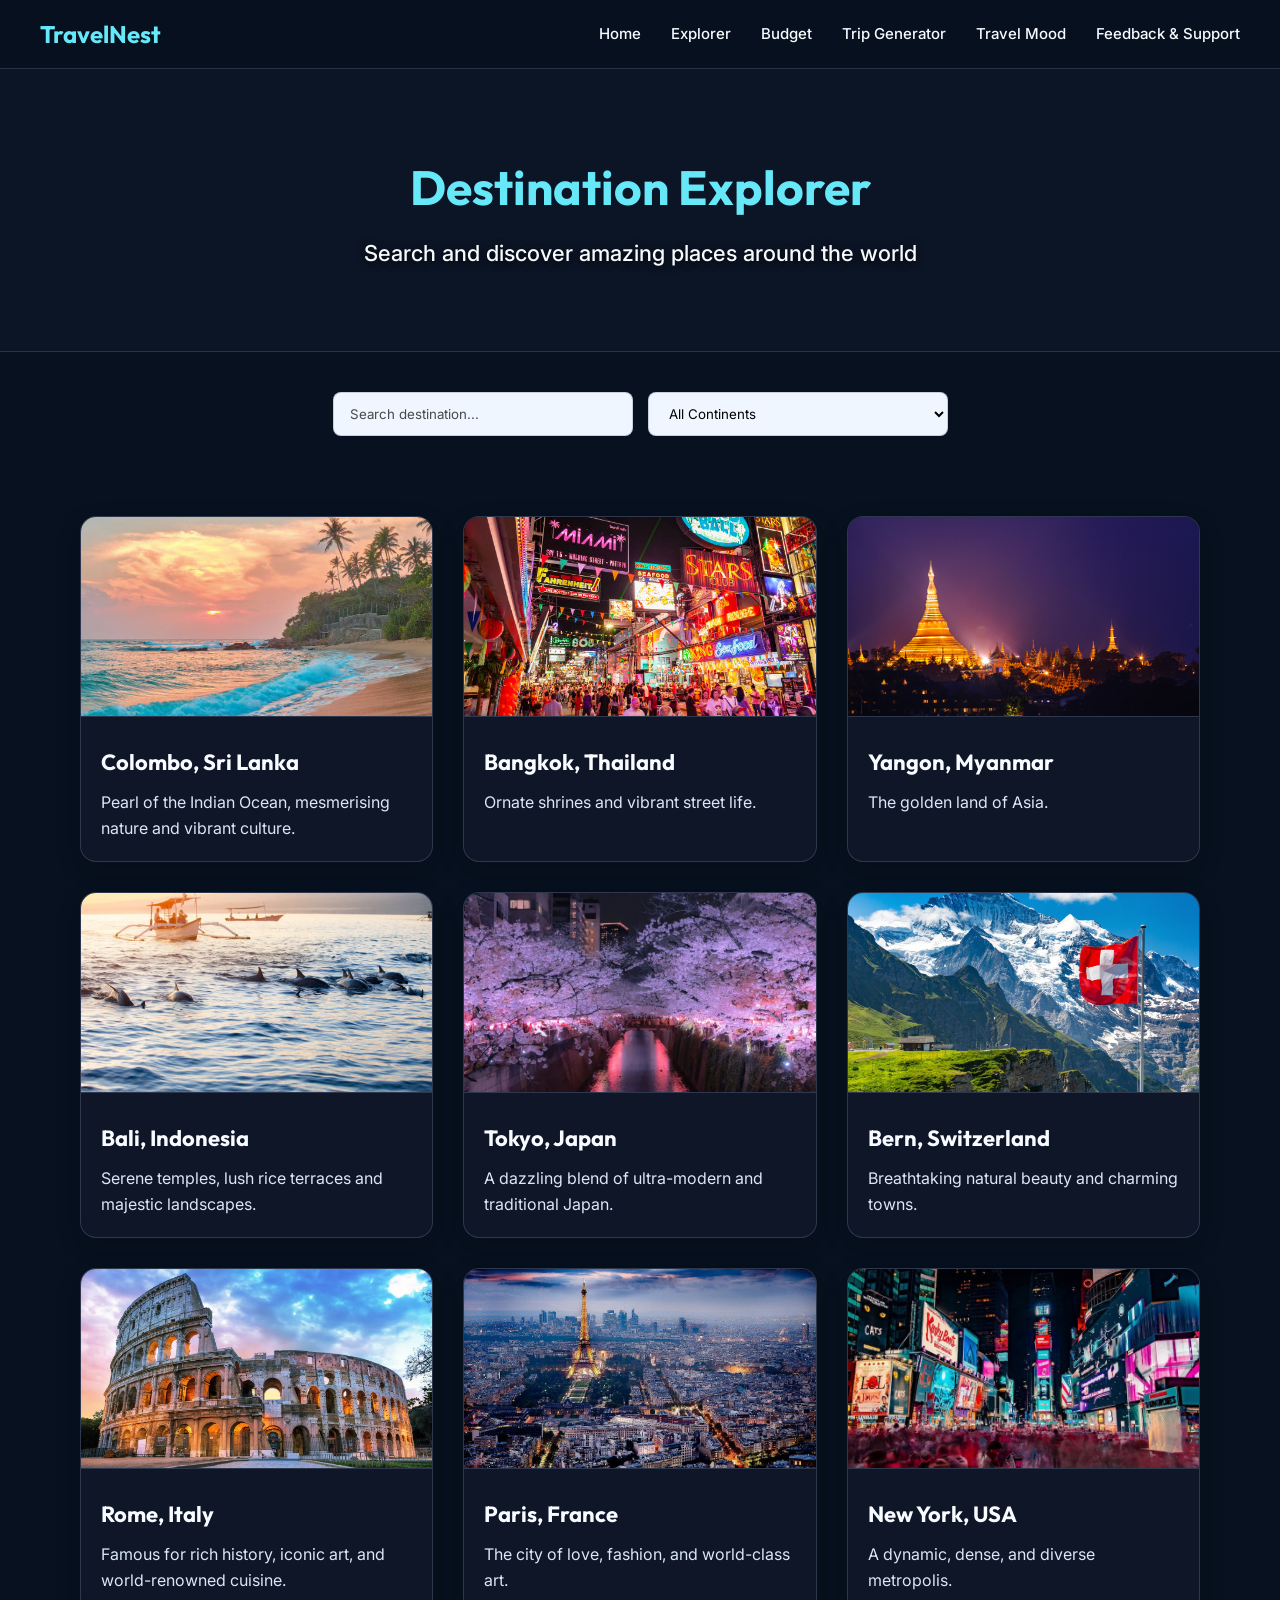
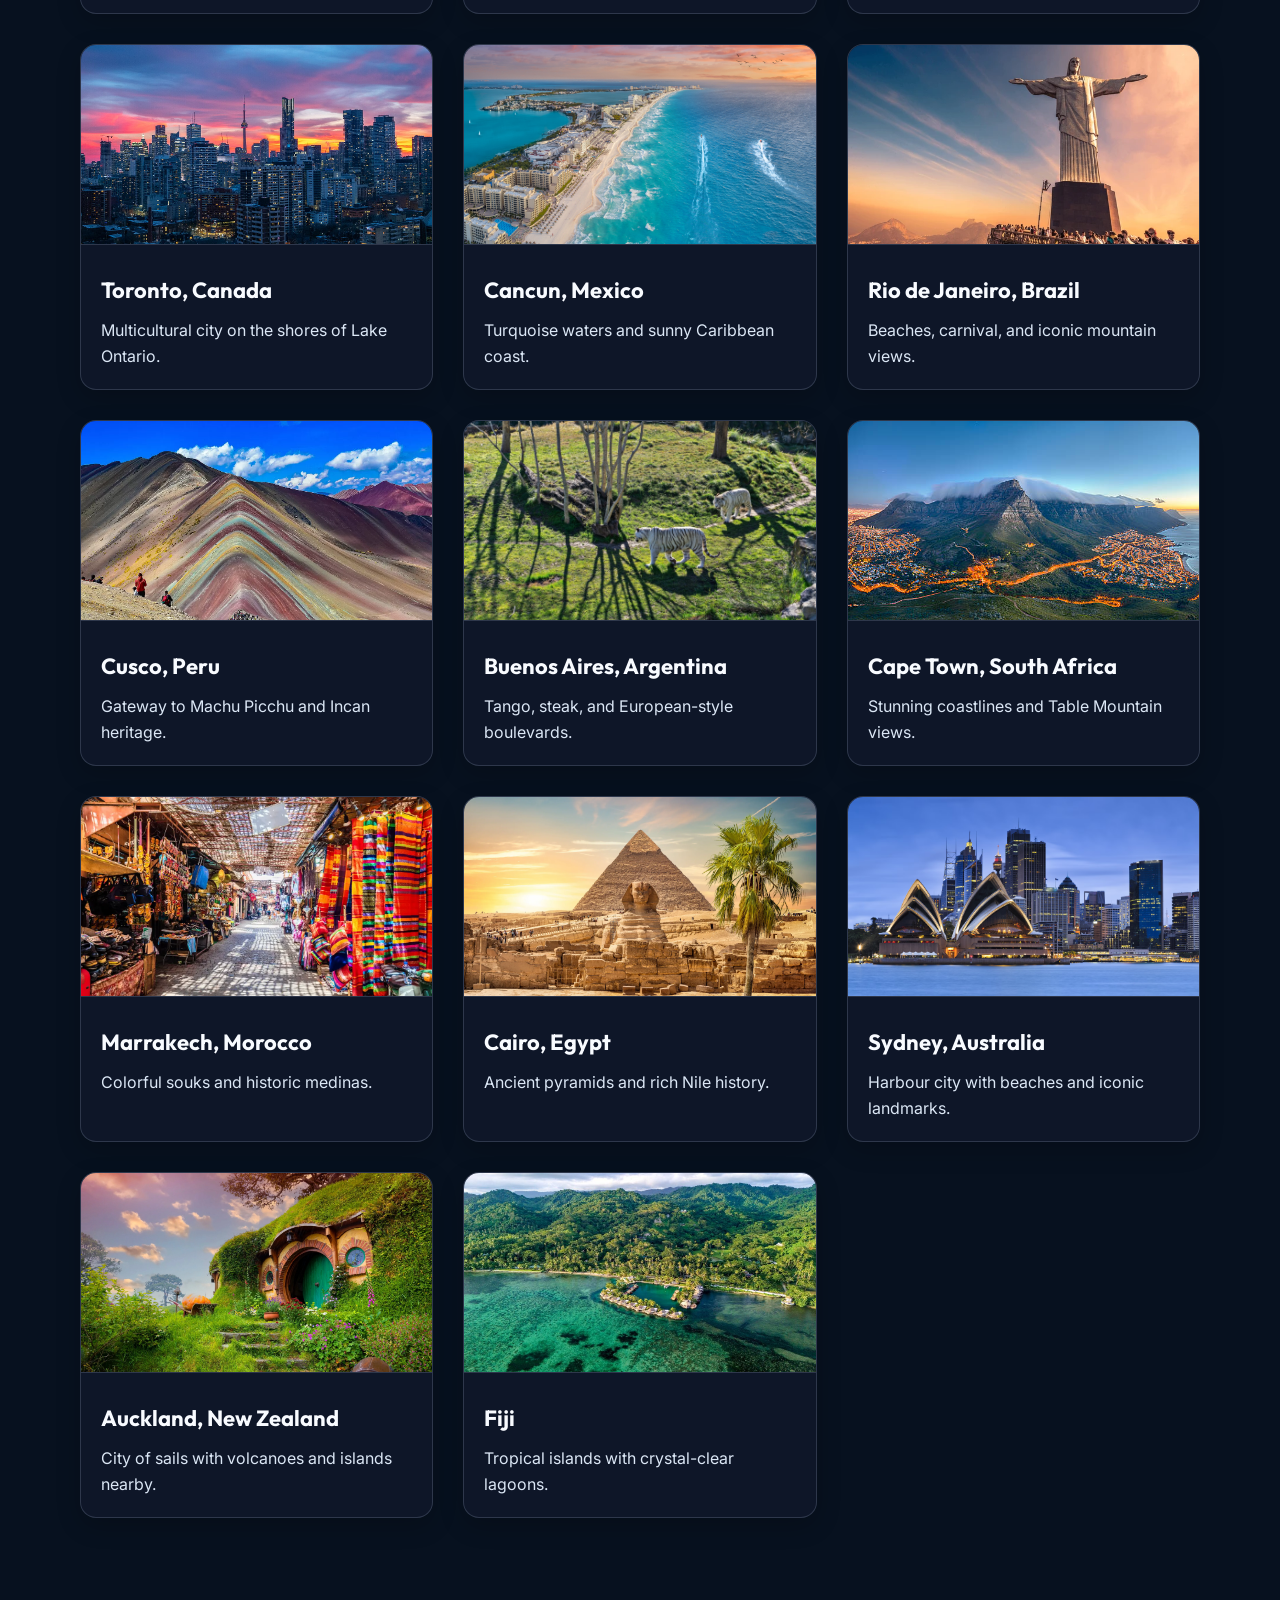
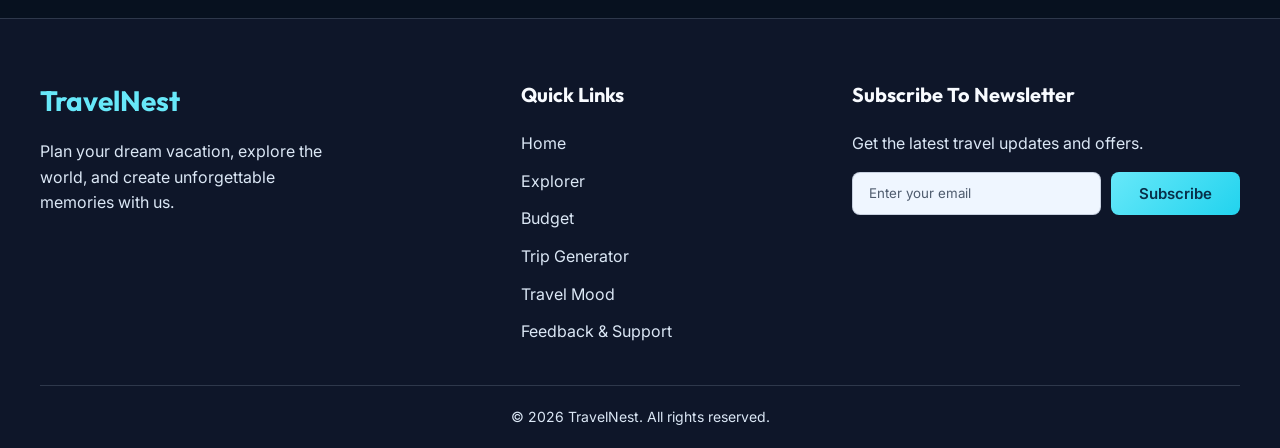
<file: explore.html>
<!DOCTYPE html>
<html lang="en">

<head>
    <meta charset="UTF-8">
    <meta name="viewport" content="width=device-width, initial-scale=1.0">
    <title>TravelNest - Explorer</title>

    <link rel="stylesheet" href="css/global.css">
    <link rel="stylesheet" href="css/explore.css">
</head>

<body>


    <nav>
        <h2>TravelNest</h2>
        <button class="hamburger" id="hamburgerBtn" aria-label="Toggle navigation" onclick="toggleMobileNav()">
            <span></span>
            <span></span>
            <span></span>
        </button>
        <ul id="navMenu">
            <li><a href="index.html">Home</a></li>
            <li><a href="explore.html">Explorer</a></li>
            <li><a href="TripBudget.html">Budget</a></li>
            <li><a href="TripGen.html">Trip Generator</a></li>
            <li><a href="TravelMood.html">Travel Mood</a></li>
            <li><a href="feedback&support.html">Feedback & Support</a></li>
        </ul>
    </nav>


    <section class="hero">
        <h1>Destination Explorer</h1>
        <p>Search and discover amazing places around the world</p>
    </section>


    <section class="controls">

        <input type="text" id="searchInput" placeholder="Search destination...">

        <select id="regionFilter">
            <option value="all">All Continents</option>
            <option value="Asia">Asia</option>
            <option value="Europe">Europe</option>
            <option value="North America">North America</option>
            <option value="South America">South America</option>
            <option value="Africa">Africa</option>
            <option value="Oceania">Oceania</option>
        </select>

    </section>


    <section class="grid" id="destinationGrid"></section>


    <div id="destinationModal" class="modal">
        <div class="modal-content">
            <span class="close-btn" onclick="closeModal()">&times;</span>
            <h2 id="modalTitle">Destination Name</h2>
            <p id="modalDesc">Destination description goes here.</p>

            <h3>Popular Attractions</h3>
            <ul id="modalAttractions">

            </ul>

            <h3>Travel Cost Comparison</h3>
            <table class="cost-table">
                <thead>
                    <tr>
                        <th>Category</th>
                        <th>Estimated Cost</th>
                    </tr>
                </thead>
                <tbody id="modalCosts">

                </tbody>
            </table>
        </div>
    </div>


    <footer>
        <div class="footer-container">
            <div class="footer-brand">
                <h2>TravelNest</h2>
                <p>Plan your dream vacation, explore the world, and create unforgettable memories with us.</p>
            </div>

            <div class="footer-nav">
                <h3>Quick Links</h3>
                <ul>
                    <li><a href="index.html">Home</a></li>
                    <li><a href="explore.html">Explorer</a></li>
                    <li><a href="TripBudget.html">Budget</a></li>
                    <li><a href="TripGen.html">Trip Generator</a></li>
                    <li><a href="TravelMood.html">Travel Mood</a></li>
                    <li><a href="feedback&support.html">Feedback & Support</a></li>
                </ul>
            </div>

            <div class="footer-newsletter">
                <h3>Subscribe To Newsletter</h3>
                <p>Get the latest travel updates and offers.</p>
                <form onsubmit="event.preventDefault(); subscribeNewsletter();">
                    <input type="email" id="footerEmail" placeholder="Enter your email" required>
                    <button type="submit">Subscribe</button>
                </form>
            </div>
        </div>

        <div class="footer-bottom">
            <p>© 2026 TravelNest. All rights reserved.</p>
        </div>
    </footer>


    <script src="js/global.js"></script>


    <script src="js/data.js"></script>

    <script src="js/explore.js"></script>

</body>

</html>
</file>
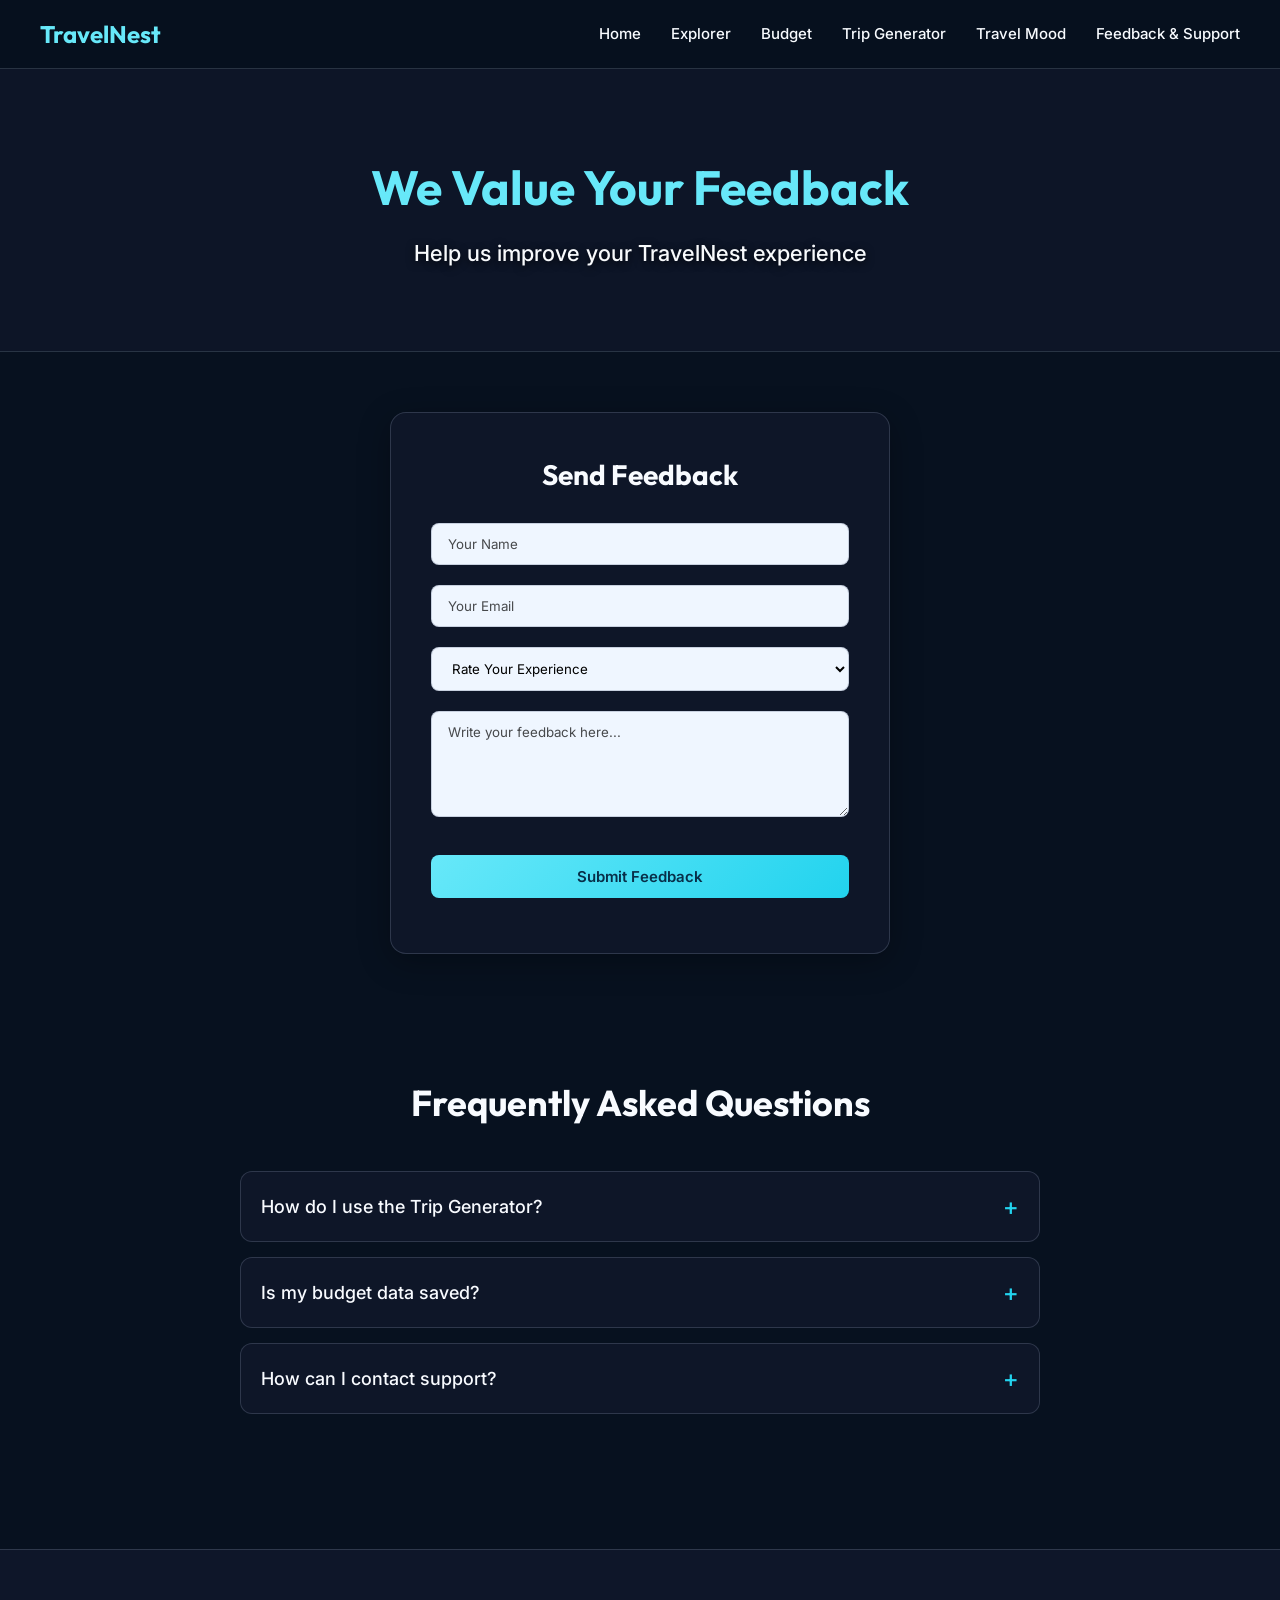
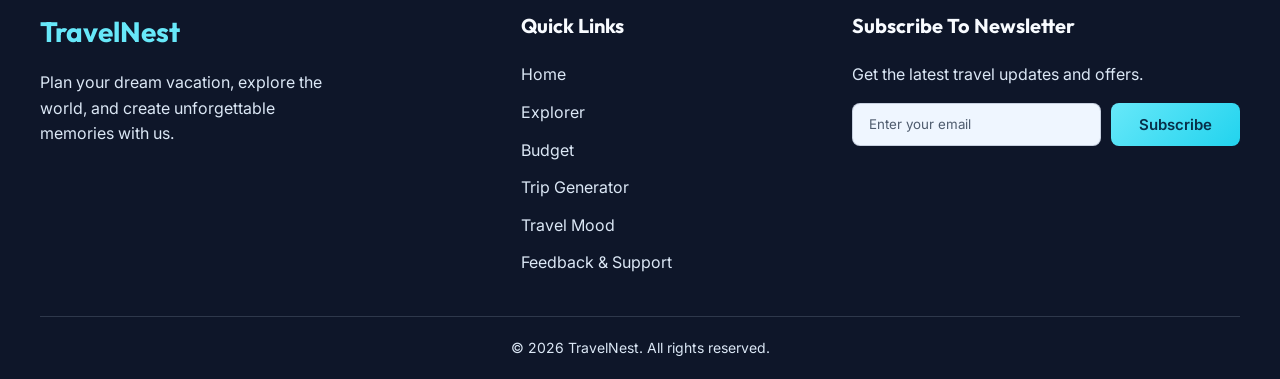
<file: feedback&support.html>
<!DOCTYPE html>
<html lang="en">

<head>
    <meta charset="UTF-8">
    <meta name="viewport" content="width=device-width, initial-scale=1.0">
    <title>TravelNest - Feedback</title>

    <link rel="stylesheet" href="css/global.css">
    <link rel="stylesheet" href="css/feedback&support.css">
</head>

<body>



    <nav>
        <h2>TravelNest</h2>
        <button class="hamburger" id="hamburgerBtn" aria-label="Toggle navigation" onclick="toggleMobileNav()">
            <span></span>
            <span></span>
            <span></span>
        </button>
        <ul id="navMenu">
            <li><a href="index.html">Home</a></li>
            <li><a href="explore.html">Explorer</a></li>
            <li><a href="TripBudget.html">Budget</a></li>
            <li><a href="TripGen.html">Trip Generator</a></li>
            <li><a href="TravelMood.html">Travel Mood</a></li>
            <li><a href="feedback&support.html">Feedback & Support</a></li>
        </ul>
    </nav>



    <section class="hero">

        <h1>We Value Your Feedback</h1>

        <p>
            Help us improve your TravelNest experience
        </p>

    </section>



    <section class="feedback-container">

        <div class="feedback-card">

            <h2>Send Feedback</h2>

            <input type="text" id="name" placeholder="Your Name">

            <input type="email" id="email" placeholder="Your Email">

            <select id="rating">
                <option value="">Rate Your Experience</option>
                <option value="5">⭐⭐⭐⭐⭐ Excellent</option>
                <option value="4">⭐⭐⭐⭐ Very Good</option>
                <option value="3">⭐⭐⭐ Good</option>
                <option value="2">⭐⭐ Fair</option>
                <option value="1">⭐ Poor</option>
            </select>

            <textarea id="message" placeholder="Write your feedback here..." rows="5"></textarea>

            <button onclick="submitFeedback()">
                Submit Feedback
            </button>

            <p id="successMessage"></p>

        </div>

    </section>


    <section class="faq">
        <h2>Frequently Asked Questions</h2>
        <div class="faq-container">
            <div class="faq-item">
                <button class="faq-question">How do I use the Trip Generator? <span class="icon">+</span></button>
                <div class="faq-answer">
                    <p>Simply navigate to the Trip Generator page, select your preferences, and let our algorithm
                        suggest the best destinations for you!</p>
                </div>
            </div>
            <div class="faq-item">
                <button class="faq-question">Is my budget data saved? <span class="icon">+</span></button>
                <div class="faq-answer">
                    <p>Yes, your budget entries are securely saved locally on your device so you can pick up right where
                        you left off.</p>
                </div>
            </div>
            <div class="faq-item">
                <button class="faq-question">How can I contact support? <span class="icon">+</span></button>
                <div class="faq-answer">
                    <p>You can use the feedback form above to send us any inquiries or feedback. We value your input!
                    </p>
                </div>
            </div>
        </div>
    </section>


    <footer>
        <div class="footer-container">
            <div class="footer-brand">
                <h2>TravelNest</h2>
                <p>Plan your dream vacation, explore the world, and create unforgettable memories with us.</p>
            </div>

            <div class="footer-nav">
                <h3>Quick Links</h3>
                <ul>
                    <li><a href="index.html">Home</a></li>
                    <li><a href="explore.html">Explorer</a></li>
                    <li><a href="TripBudget.html">Budget</a></li>
                    <li><a href="TripGen.html">Trip Generator</a></li>
                    <li><a href="TravelMood.html">Travel Mood</a></li>
                    <li><a href="feedback&support.html">Feedback & Support</a></li>
                </ul>
            </div>

            <div class="footer-newsletter">
                <h3>Subscribe To Newsletter</h3>
                <p>Get the latest travel updates and offers.</p>
                <form onsubmit="event.preventDefault(); subscribeNewsletter();">
                    <input type="email" id="footerEmail" placeholder="Enter your email" required>
                    <button type="submit">Subscribe</button>
                </form>
            </div>
        </div>

        <div class="footer-bottom">
            <p>© 2026 TravelNest. All rights reserved.</p>
        </div>
    </footer>


    <script src="js/global.js"></script>

    <script src="js/feedback&support.js"></script>

</body>

</html>
</file>
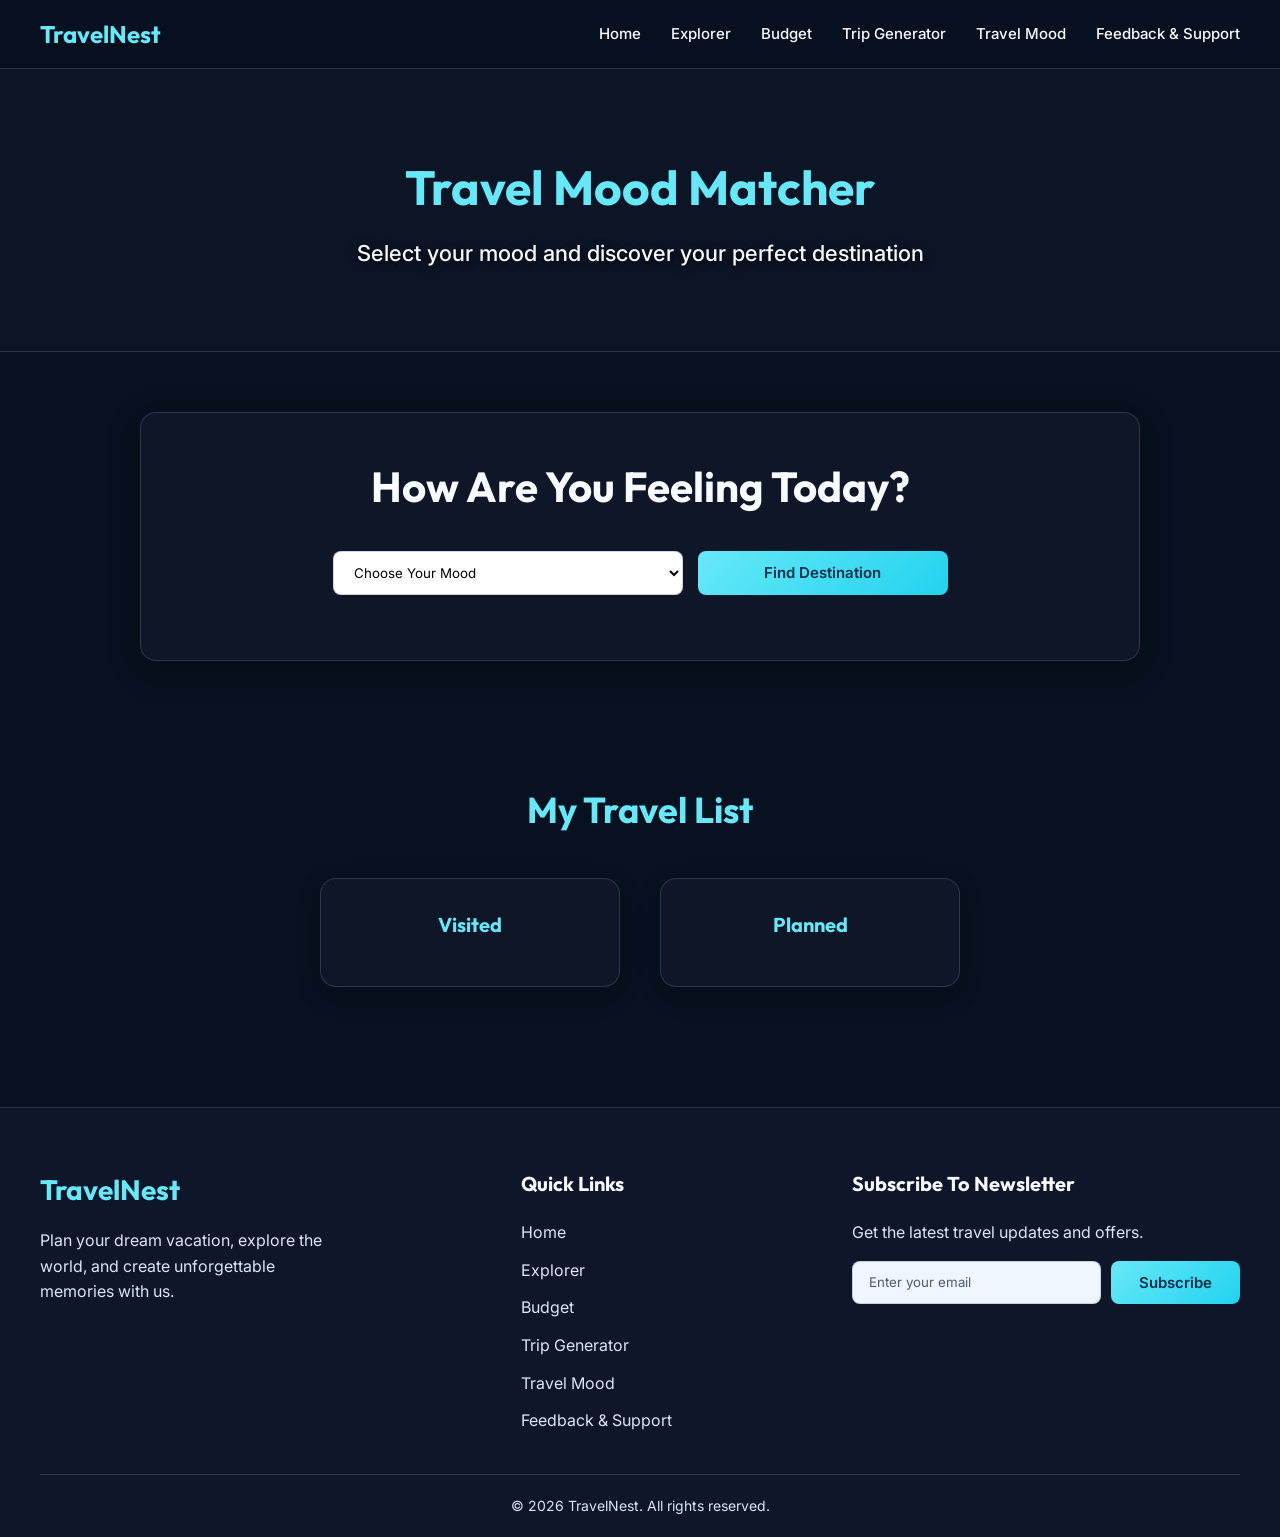
<file: TravelMood.html>
<!DOCTYPE html>
<html lang="en">

<head>
    <meta charset="UTF-8">
    <meta name="viewport" content="width=device-width, initial-scale=1.0">
    <title>TravelNest - Travel Mood</title>

    <link rel="stylesheet" href="css/global.css">
    <link rel="stylesheet" href="css/TravelMood.css">
</head>

<body>



    <nav>

        <h2>TravelNest</h2>

        <button class="hamburger" id="hamburgerBtn" aria-label="Toggle navigation" onclick="toggleMobileNav()">
            <span></span>
            <span></span>
            <span></span>
        </button>

        <ul id="navMenu">
            <li><a href="index.html">Home</a></li>
            <li><a href="explore.html">Explorer</a></li>
            <li><a href="TripBudget.html">Budget</a></li>
            <li><a href="TripGen.html">Trip Generator</a></li>
            <li><a href="TravelMood.html">Travel Mood</a></li>
            <li><a href="feedback&support.html">Feedback & Support</a></li>
        </ul>

    </nav>


    <section class="hero">
        <h1>Travel Mood Matcher</h1>

        <p>
            Select your mood and discover your perfect destination
        </p>



    </section>


    <section class="mood-container">

        <div class="mood-card">

            <h2>How Are You Feeling Today?</h2>

            <div class="mood-inputs-row">
                <select class="moodselectbgcolor" id="moodSelect">
                    <option value="">Choose Your Mood</option>
                    <option value="relaxed">Relaxed</option>
                    <option value="excited">Excited</option>
                    <option value="romantic">Romantic</option>
                    <option value="adventurous">Adventurous</option>
                </select>

                <button onclick="findDestination()">
                    Find Destination
                </button>
            </div>

            <div class="result" id="moodResult">

                <div id="moodResults" class="mood-results-grid"></div>

                <div class="action-buttons" id="actionButtons">
                    <button class="secondary-btn" onclick="saveDestinationStatus('visited')">Mark as Visited</button>
                    <button class="secondary-btn" onclick="saveDestinationStatus('planned')">Mark as Planned</button>
                    <button class="secondary-btn" id="pauseAudioBtn" onclick="togglePauseAudio()">Pause Audio 🔊</button>
                </div>

            </div>

        </div>

    </section>

    <section class="travel-list-section moods">
        <h2>My Travel List</h2>
        <div class="travel-lists-container">

            <div class="travel-list mood-info-card">
                <h3>Visited</h3>
                <ul id="visitedList">
                </ul>
            </div>

            <div class="travel-list mood-info-card">
                <h3>Planned</h3>
                <ul id="plannedList">
                </ul>
            </div>

        </div>
    </section>




    <footer>
        <div class="footer-container">
            <div class="footer-brand">
                <h2>TravelNest</h2>
                <p>Plan your dream vacation, explore the world, and create unforgettable memories with us.</p>
            </div>

            <div class="footer-nav">
                <h3>Quick Links</h3>
                <ul>
                    <li><a href="index.html">Home</a></li>
                    <li><a href="explore.html">Explorer</a></li>
                    <li><a href="TripBudget.html">Budget</a></li>
                    <li><a href="TripGen.html">Trip Generator</a></li>
                    <li><a href="TravelMood.html">Travel Mood</a></li>
                    <li><a href="feedback&support.html">Feedback & Support</a></li>
                </ul>
            </div>

            <div class="footer-newsletter">
                <h3>Subscribe To Newsletter</h3>
                <p>Get the latest travel updates and offers.</p>
                <form onsubmit="event.preventDefault(); subscribeNewsletter();">
                    <input type="email" id="footerEmail" placeholder="Enter your email" required>
                    <button type="submit">Subscribe</button>
                </form>
            </div>
        </div>

        <div class="footer-bottom">
            <p>© 2026 TravelNest. All rights reserved.</p>
        </div>
    </footer>


    <script src="js/global.js"></script>

    <script src="js/TravelMood.js"></script>

</body>

</html>
</file>
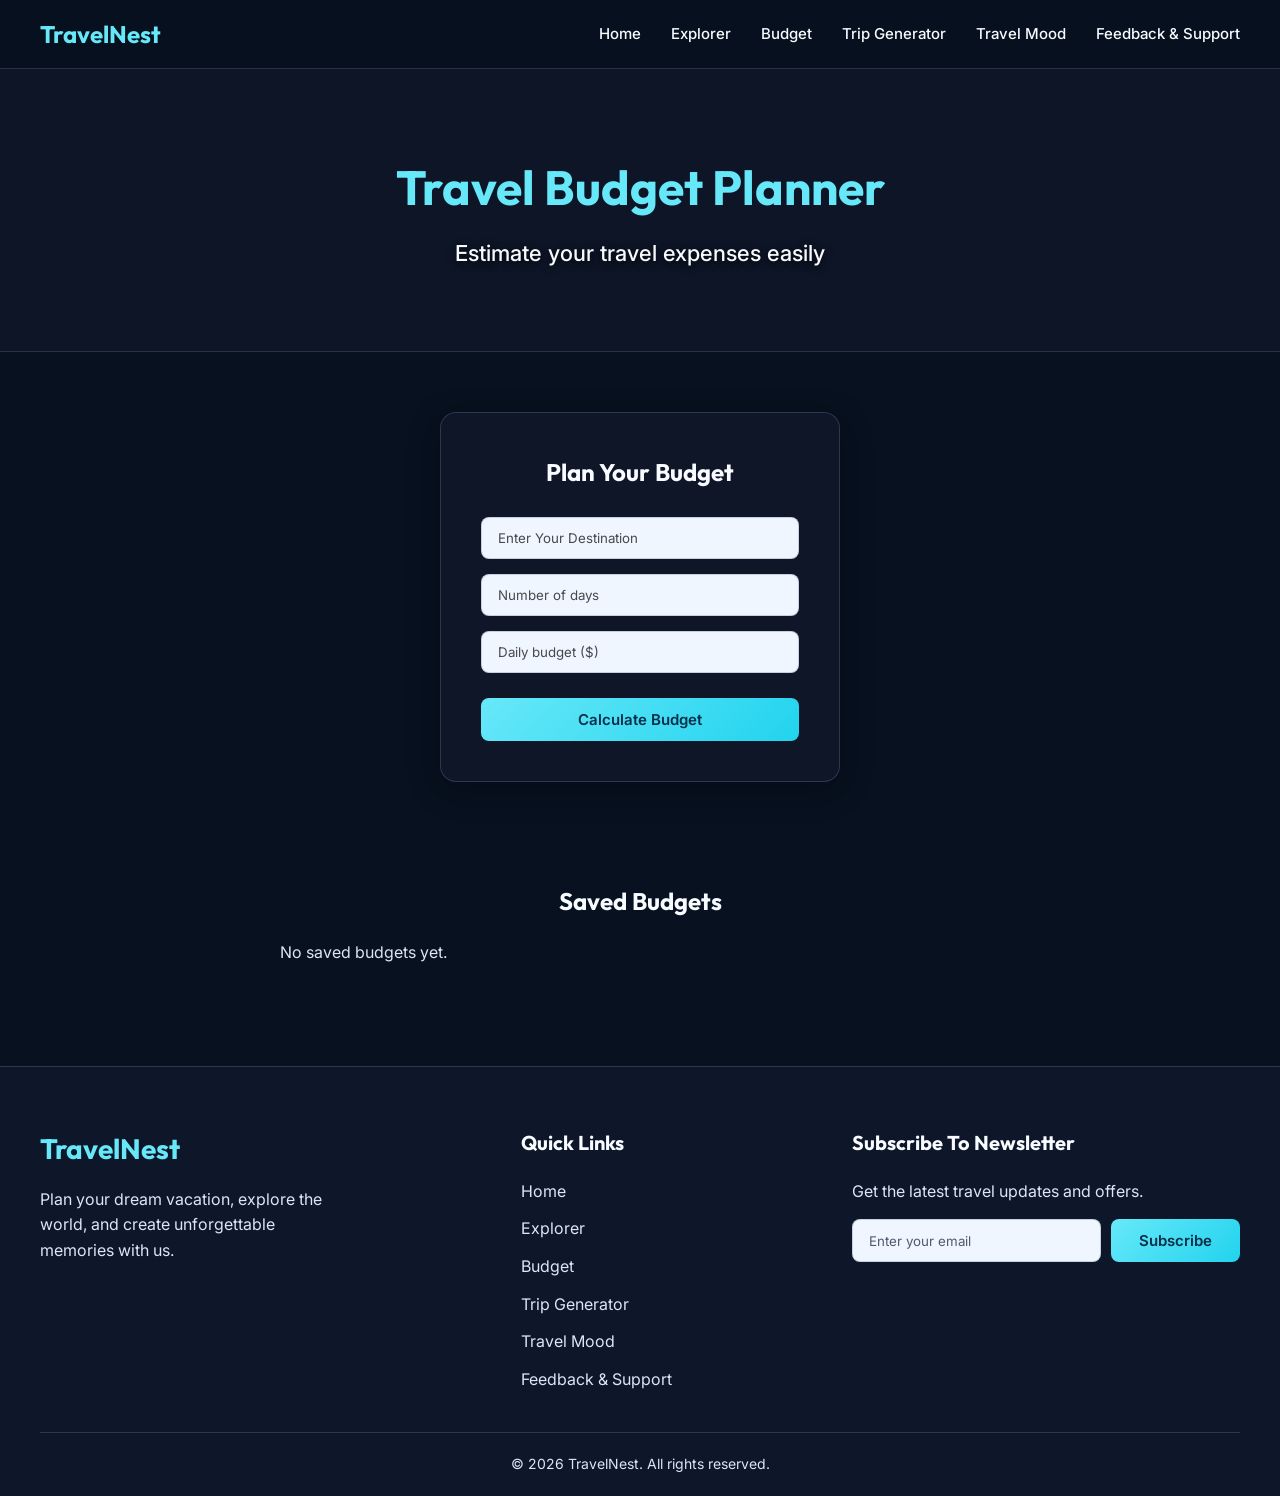
<file: TripBudget.html>
<!DOCTYPE html>
<html lang="en">

<head>
    <meta charset="UTF-8">
    <meta name="viewport" content="width=device-width, initial-scale=1.0">
    <title>TravelNest - Budget Planner</title>

    <link rel="stylesheet" href="css/global.css">
    <link rel="stylesheet" href="css/TripBudget.css">
</head>

<body>


    <nav>
        <h2>TravelNest</h2>
        <button class="hamburger" id="hamburgerBtn" aria-label="Toggle navigation" onclick="toggleMobileNav()">
            <span></span>
            <span></span>
            <span></span>
        </button>
        <ul id="navMenu">
            <li><a href="index.html">Home</a></li>
            <li><a href="explore.html">Explorer</a></li>
            <li><a href="TripBudget.html">Budget</a></li>
            <li><a href="TripGen.html">Trip Generator</a></li>
            <li><a href="TravelMood.html">Travel Mood</a></li>
            <li><a href="feedback&support.html">Feedback & Support</a></li>
        </ul>
    </nav>


    <section class="hero">

        <h1>Travel Budget Planner</h1>

        <p>Estimate your travel expenses easily</p>

    </section>


    <section class="budget-container">

        <div class="budget-card">

            <h2>Plan Your Budget</h2>

            <input type="text" id="countryInput" list="countryList" placeholder="Enter Your Destination">
            <datalist id="countryList"></datalist>

            <input type="number" id="days" placeholder="Number of days">

            <input type="number" id="dailyBudget" placeholder="Daily budget ($)">

            <button onclick="calculateBudget()">
                Calculate Budget
            </button>

            <div class="result" id="resultBox">

                <h3 id="totalBudget"></h3>
                <h4 id="budgetStatus" class="budget-status"></h4>

                <div class="progress-track">
                    <div id="progressBar" class="progress-fill"></div>
                </div>

                <div id="placesBox">
                    <h4>Places to Visit</h4>
                    <ul id="placesList"></ul>
                </div>

                <button class="secondary-btn save-budget-btn" id="saveBudgetBtn" onclick="saveBudget()">Save Trip Budget</button>

            </div>

        </div>

    </section>

    <section class="saved-budgets-section">
        <h2>Saved Budgets</h2>
        <div id="savedBudgetsList" class="saved-budgets-list"></div>
    </section>




    <footer>
        <div class="footer-container">
            <div class="footer-brand">
                <h2>TravelNest</h2>
                <p>Plan your dream vacation, explore the world, and create unforgettable memories with us.</p>
            </div>

            <div class="footer-nav">
                <h3>Quick Links</h3>
                <ul>
                    <li><a href="index.html">Home</a></li>
                    <li><a href="explore.html">Explorer</a></li>
                    <li><a href="TripBudget.html">Budget</a></li>
                    <li><a href="TripGen.html">Trip Generator</a></li>
                    <li><a href="TravelMood.html">Travel Mood</a></li>
                    <li><a href="feedback&support.html">Feedback & Support</a></li>
                </ul>
            </div>

            <div class="footer-newsletter">
                <h3>Subscribe To Newsletter</h3>
                <p>Get the latest travel updates and offers.</p>
                <form onsubmit="event.preventDefault(); subscribeNewsletter();">
                    <input type="email" id="footerEmail" placeholder="Enter your email" required>
                    <button type="submit">Subscribe</button>
                </form>
            </div>
        </div>

        <div class="footer-bottom">
            <p>© 2026 TravelNest. All rights reserved.</p>
        </div>
    </footer>


    <script src="js/global.js"></script>


    <script src="js/data.js"></script>

    <script src="js/TripBudget.js"></script>

</body>

</html>
</file>
<file: css/global.css>
@import url('https://fonts.googleapis.com/css2?family=Inter:wght@300;400;500;600&family=Outfit:wght@400;500;600;700;800&display=swap');

:root {
    --bg-color: #07111f;
    --text-main: #f8fbff;
    --text-muted: #dbe7f5;
    --card-bg: rgba(15, 23, 42, 0.94);
    --glass-border: rgba(148, 163, 184, 0.24);
    --accent-cyan: #22d3ee;
    --accent-violet: #c4b5fd;
    --color-primary: #67e8f9;
    --nav-bg: rgba(7, 17, 31, 0.96);
    --transition: all 0.3s ease;
}

* {
    margin: 0;
    padding: 0;
    box-sizing: border-box;
}

body {
    background: var(--bg-color);
    color: var(--text-main);
    font-family: 'Inter', sans-serif;
    line-height: 1.6;
    overflow-x: hidden;
}

h1, h2, h3, h4, h5, h6 {
    font-family: 'Outfit', sans-serif;
    font-weight: 700;
    color: var(--text-main);
}


nav {
    background: var(--nav-bg);
    backdrop-filter: blur(12px);
    -webkit-backdrop-filter: blur(12px);
    border-bottom: 1px solid var(--glass-border);
    padding: 15px 40px;
    display: flex;
    justify-content: space-between;
    align-items: center;
    position: sticky;
    top: 0;
    z-index: 1000;
}

nav h2 {
    font-size: 24px;
    background: var(--color-primary);
    -webkit-background-clip: text;
    background-clip: text;
    -webkit-text-fill-color: transparent;
    cursor: pointer;
}

nav ul {
    display: flex;
    list-style: none;
    gap: 30px;
}

nav a {
    color: var(--text-main);
    text-decoration: none;
    font-weight: 500;
    font-size: 15px;
    transition: var(--transition);
    position: relative;
}

nav a::after {
    content: '';
    position: absolute;
    width: 0%;
    height: 2px;
    bottom: -4px;
    left: 0;
    background: var(--color-primary);
    transition: var(--transition);
}

nav a:hover::after,
nav a.active::after {
    width: 100%;
}

nav a:hover {
    color: var(--accent-cyan);
}


button {
    padding: 12px 28px;
    background: linear-gradient(135deg, var(--color-primary), var(--accent-cyan));
    color: #082f49;
    border: none;
    border-radius: 8px;
    font-family: 'Inter', sans-serif;
    font-weight: 600;
    font-size: 15px;
    cursor: pointer;
    transition: var(--transition);
    box-shadow: none;
}

button:hover {
    transform: translateY(-2px);
    box-shadow: none;
}


input, select, textarea {
    padding: 12px 16px;
    background: #eff6ff;
    border: 1px solid rgba(148, 163, 184, 0.45);
    border-radius: 8px;
    color: #0f172a;
    font-family: 'Inter', sans-serif;
    outline: none;
    transition: var(--transition);
}

input::placeholder,
textarea::placeholder {
    color: #334155;
    opacity: 0.85;
}

option {
    color: #000;
    background: #fff;
}

input:focus, select:focus, textarea:focus {
    border-color: var(--accent-cyan);
    background: #f8fbff;
    color: #0f172a;
    box-shadow: 0 0 0 3px rgba(34, 211, 238, 0.18);
}

button:focus-visible,
a:focus-visible,
input:focus-visible,
select:focus-visible,
textarea:focus-visible {
    outline: 3px solid var(--accent-cyan);
    outline-offset: 3px;
}

footer {
    background: rgba(15, 23, 42, 0.95);
    border-top: 1px solid var(--glass-border);
    margin-top: 60px;
    padding: 60px 40px 20px;
    font-family: 'Inter', sans-serif;
}

.footer-container {
    display: flex;
    justify-content: space-between;
    align-items: flex-start;
    max-width: 1200px;
    margin: 0 auto;
    flex-wrap: wrap;
    gap: 40px;
    margin-bottom: 40px;
}

.footer-brand h2 {
    font-size: 28px;
    margin-bottom: 15px;
    background: var(--color-primary);
    -webkit-background-clip: text;
    background-clip: text;
    -webkit-text-fill-color: transparent;
}

.footer-brand p {
    color: var(--text-muted);
    max-width: 300px;
}

.footer-nav h3, .footer-newsletter h3 {
    font-size: 20px;
    color: var(--text-main);
    margin-bottom: 20px;
}

.footer-nav ul {
    list-style: none;
    display: flex;
    flex-direction: column;
    gap: 12px;
}

.footer-nav a {
    color: var(--text-muted);
    text-decoration: none;
    transition: var(--transition);
}

.footer-nav a:hover {
    color: var(--accent-cyan);
    padding-left: 5px;
}

.footer-newsletter p {
    color: var(--text-muted);
    margin-bottom: 15px;
}

.footer-newsletter form {
    display: flex;
    gap: 10px;
}

.footer-newsletter input {
    flex: 1;
}

.footer-bottom {
    text-align: center;
    padding-top: 20px;
    border-top: 1px solid var(--glass-border);
    color: var(--text-muted);
    font-size: 14px;
}


.hamburger {
    display: none;
    flex-direction: column;
    justify-content: center;
    gap: 5px;
    background: transparent;
    border: none;
    cursor: pointer;
    padding: 6px 8px;
    border-radius: 6px;
    box-shadow: none;
    transition: background 0.2s;
    z-index: 1100;
}

.hamburger:hover {
    background: rgba(255, 255, 255, 0.08);
    transform: none;
    box-shadow: none;
}

.hamburger span {
    display: block;
    width: 22px;
    height: 2px;
    background: var(--text-main);
    border-radius: 2px;
    transition: transform 0.3s ease, opacity 0.3s ease;
    transform-origin: center;
}


.hamburger.open span:nth-child(1) {
    transform: translateY(7px) rotate(45deg);
}
.hamburger.open span:nth-child(2) {
    opacity: 0;
    transform: scaleX(0);
}
.hamburger.open span:nth-child(3) {
    transform: translateY(-7px) rotate(-45deg);
}


@media (max-width: 768px) {
    nav {
        flex-wrap: wrap;
        padding: 14px 20px;
        position: sticky;
        top: 0;
    }

    .hamburger {
        display: flex;
    }

    nav ul {
        
        display: flex;
        flex-direction: column;
        gap: 0;
        width: 100%;
        overflow: hidden;
        max-height: 0;
        opacity: 0;
        transition: max-height 0.35s ease, opacity 0.25s ease;
        background: rgba(15, 23, 42, 0.97);
        border-top: 1px solid var(--glass-border);
        border-radius: 0 0 12px 12px;
        margin-top: 0;
        order: 3;           
    }

    nav ul.open {
        max-height: 400px;
        opacity: 1;
    }

    nav ul li {
        border-bottom: 1px solid var(--glass-border);
    }

    nav ul li:last-child {
        border-bottom: none;
    }

    nav ul li a {
        display: block;
        padding: 14px 20px;
        font-size: 15px;
        width: 100%;
    }

    nav ul li a::after {
        display: none;
    }
}
</file>
<file: css/explore.css>
.hero{
    text-align: center;
    padding: 80px 40px;
    background: url('https://barbaralicious.com/wp-content/uploads/2020/01/Reiher-Red-Lotus-Lake-2.jpg') no-repeat center center/cover;
    position: relative;
    border-bottom: 1px solid var(--glass-border);
}
.hero::before {
    content: '';
    position: absolute;
    top: 0; left: 0; right: 0; bottom: 0;
    background: rgba(15, 23, 42, 0.7);
    z-index: 1;
}
.hero h1, .hero p {
    position: relative;
    z-index: 2;
}
.hero h1{
    font-size: 48px;
    margin-bottom: 10px;
    background: var(--color-primary);
    -webkit-background-clip: text;
    background-clip: text;
    -webkit-text-fill-color: transparent;
}
.hero p {
    font-size: 22px;
    color: #f8fafc;
    font-weight: 500;
    text-shadow: 0 2px 8px rgba(0,0,0,0.8);
    max-width: 800px;
    margin: 0 auto;
}


.controls{
    display: flex;
    justify-content: center;
    gap: 15px;
    padding: 40px;
    background: var(--bg-color);
}

.controls input,
.controls select{
    width: 300px;
    color: #000;
}

.controls input::placeholder {
    color: #000;
    opacity: 0.7;
}


.grid{
    display: grid;
    grid-template-columns: repeat(auto-fit, minmax(280px, 1fr));
    gap: 30px;
    padding: 40px;
    max-width: 1200px;
    margin: 0 auto;
}

.card{
    background: var(--card-bg);
    backdrop-filter: blur(12px);
    -webkit-backdrop-filter: blur(12px);
    border: 1px solid var(--glass-border);
    border-radius: 16px;
    overflow: hidden;
    box-shadow: 0 8px 24px rgba(0,0,0,0.2);
    transition: var(--transition);
    cursor: pointer;
}

.card:hover{
    transform: translateY(-8px);
    box-shadow: 0 8px 24px rgba(0,0,0,0.2);
    border-color: rgba(6, 182, 212, 0.3);
}

.card img{
    width: 100%;
    height: 200px;
    object-fit: cover;
    border-bottom: 1px solid var(--glass-border);
}

.card-content{
    padding: 20px;
}

.card h3{
    margin-bottom: 10px;
    font-size: 22px;
    color: var(--text-main);
}
.card p {
    color: var(--text-muted);
}


.modal {
    display: none;
    position: fixed;
    z-index: 2000;
    left: 0;
    top: 0;
    width: 100%;
    height: 100%;
    background-color: rgba(15, 23, 42, 0.8);
    backdrop-filter: blur(8px);
    justify-content: center;
    align-items: center;
    opacity: 0;
    transition: opacity 0.3s ease;
}

.modal.show {
    display: flex;
    opacity: 1;
}

.modal-content {
    background: var(--card-bg);
    border: 1px solid var(--glass-border);
    border-radius: 16px;
    padding: 30px;
    width: 90%;
    max-width: 600px;
    position: relative;
    box-shadow: 0 10px 40px rgba(0, 0, 0, 0.5);
    transform: scale(0.9);
    transition: transform 0.3s ease;
    color: var(--text-main);
}

.modal.show .modal-content {
    transform: scale(1);
}

.close-btn {
    position: absolute;
    top: 15px;
    right: 20px;
    color: var(--text-muted);
    font-size: 28px;
    font-weight: bold;
    cursor: pointer;
    transition: var(--transition);
}

.close-btn:hover {
    color: var(--accent-cyan);
}

#modalTitle {
    color: var(--color-primary);
    margin-bottom: 10px;
    font-size: 28px;
}

#modalDesc {
    margin-bottom: 20px;
    color: var(--text-muted);
}

.modal-content h3 {
    margin-top: 20px;
    margin-bottom: 10px;
    color: var(--accent-cyan);
    font-size: 20px;
}

#modalAttractions {
    list-style-type: disc;
    margin-left: 20px;
    margin-bottom: 20px;
    color: var(--text-muted);
}

#modalAttractions li {
    margin-bottom: 5px;
}


.cost-table {
    width: 100%;
    border-collapse: collapse;
    margin-top: 10px;
}

.cost-table th, .cost-table td {
    padding: 12px 15px;
    text-align: left;
    border-bottom: 1px solid var(--glass-border);
}

.cost-table th {
    background: rgba(255, 255, 255, 0.05);
    color: var(--text-main);
    font-weight: 600;
}

.cost-table td {
    color: var(--text-muted);
}

.cost-table tr:hover td {
    background: rgba(137, 207, 240, 0.05);
}


@media(max-width: 768px){
    .controls {
        flex-direction: column;
        align-items: center;
    }
    .controls input, .controls select {
        width: 100%;
        max-width: 300px;
    }
}
</file>
<file: css/feedback&support.css>
.hero{
    text-align: center;
    padding: 80px 40px;
    background: url('https://images.unsplash.com/photo-1516738901171-8eb4fc13bd20') no-repeat center center/cover;
    position: relative;
    border-bottom: 1px solid var(--glass-border);
}

.hero::before {
    content: '';
    position: absolute;
    top: 0; left: 0; right: 0; bottom: 0;
    background: rgba(15, 23, 42, 0.75);
    z-index: 1;
}

.hero h1, .hero p {
    position: relative;
    z-index: 2;
}

.hero h1{
    font-size: 48px;
    margin-bottom: 10px;
    background: var(--color-primary);
    -webkit-background-clip: text;
    background-clip: text;
    -webkit-text-fill-color: transparent;
}

.hero p {
    font-size: 22px;
    color: #f8fafc;
    font-weight: 500;
    text-shadow: 0 2px 8px rgba(0,0,0,0.8);
    max-width: 800px;
    margin: 0 auto;
}


.feedback-container{
    display: flex;
    justify-content: center;
    padding: 60px 40px;
}

.feedback-card{
    background: var(--card-bg);
    backdrop-filter: blur(12px);
    -webkit-backdrop-filter: blur(12px);
    border: 1px solid var(--glass-border);
    border-radius: 16px;
    padding: 40px;
    width: 500px;
    text-align: center;
    box-shadow: 0 8px 32px rgba(0, 0, 0, 0.3);
}

.feedback-card h2{
    margin-bottom: 25px;
    font-size: 28px;
}

.feedback-card input,
.feedback-card select,
.feedback-card textarea{
    width: 100%;
    margin-bottom: 20px;
    color: #000;
}

.feedback-card input::placeholder,
.feedback-card textarea::placeholder {
    color: #000;
    opacity: 0.7;
}

.feedback-card textarea {
    resize: vertical;
    min-height: 100px;
}

.feedback-card button{
    width: 100%;
    margin-top: 10px;
    margin-bottom: 15px;
}

#successMessage{
    color: var(--accent-cyan);
    font-weight: 500;
}

.faq {
    text-align: center;
    padding: 60px 40px;
    background: var(--bg-color);
}

.faq h2 {
    font-size: 36px;
    margin-bottom: 40px;
}

.faq-container {
    max-width: 800px;
    margin: 0 auto;
    text-align: left;
}

.faq-item {
    background: var(--card-bg);
    backdrop-filter: blur(12px);
    border: 1px solid var(--glass-border);
    border-radius: 12px;
    margin-bottom: 15px;
    overflow: hidden;
    transition: var(--transition);
}

.faq-item:hover {
    border-color: rgba(6, 182, 212, 0.3);
}

.faq-question {
    width: 100%;
    background: none;
    border: none;
    color: var(--text-main);
    font-size: 18px;
    font-weight: 500;
    padding: 20px;
    display: flex;
    justify-content: space-between;
    align-items: center;
    cursor: pointer;
    font-family: inherit;
}

.faq-question .icon {
    font-size: 24px;
    color: var(--accent-cyan);
    transition: transform 0.3s ease;
}

.faq-question.active .icon {
    transform: rotate(45deg);
}

.faq-answer {
    max-height: 0;
    overflow: hidden;
    transition: max-height 0.3s ease-out;
    background: rgba(0, 0, 0, 0.2);
}

.faq-answer p {
    padding: 0 20px 20px;
    color: var(--text-muted);
    line-height: 1.6;
}
</file>
<file: css/TravelMood.css>
.hero{
    text-align: center;
    padding: 80px 40px;
    background: url('https://images.unsplash.com/photo-1499856871958-5b9627545d1a') no-repeat center center/cover;
    position: relative;
    border-bottom: 1px solid var(--glass-border);
}

.hero::before {
    content: '';
    position: absolute;
    top: 0; left: 0; right: 0; bottom: 0;
    background: rgba(15, 23, 42, 0.7);
    z-index: 1;
}

.hero h1, .hero p, .sound-controls-wrapper {
    position: relative;
    z-index: 2;
}

.hero h1{
    font-size: 48px;
    margin-bottom: 10px;
    background: var(--color-primary);
    -webkit-background-clip: text;
    background-clip: text;
    -webkit-text-fill-color: transparent;
}

.hero p{
    font-size: 22px;
    color: #f8fafc;
    font-weight: 500;
    text-shadow: 0 2px 8px rgba(0,0,0,0.8);
    max-width: 800px;
    margin: 0 auto;
}


.mood-container{
    display: flex;
    justify-content: center;
    padding: 60px 40px;
}

.mood-card{
    background: var(--card-bg);
    backdrop-filter: blur(12px);
    -webkit-backdrop-filter: blur(12px);
    border: 1px solid var(--glass-border);
    border-radius: 16px;
    padding: 40px;
    width: 100%;
    max-width: 1000px;
    text-align: center;
    box-shadow: 0 8px 32px rgba(0, 0, 0, 0.3);
}

.moodselectbgcolor {
    background-color: #fff;
}

.mood-card h2{
    margin-bottom: 30px;
    font-size: 42px;
}

.mood-inputs-row {
    display: flex;
    justify-content: center;
    align-items: stretch;
    gap: 15px;
    margin-bottom: 25px;
}

.mood-inputs-row select {
    flex: 1;
    max-width: 350px;
    margin: 0;
    color: black;
}

.mood-inputs-row button {
    flex: 1;
    max-width: 250px;
    margin: 0;
}

.result{
    display: none;
    margin-top: 25px;
    padding: 20px;
    background: rgba(6, 182, 212, 0.1);
    border: 1px solid rgba(6, 182, 212, 0.3);
    border-radius: 12px;
    text-align: left;
}

.mood-results-grid {
    display: flex;
    flex-direction: row;
    justify-content: center;
    flex-wrap: nowrap;
    gap: 20px;
}

.mood-result-card {
    background: rgba(15, 23, 42, 0.4);
    border: 1px solid var(--glass-border);
    border-radius: 10px;
    overflow: hidden;
    flex: 1;
    min-width: 0;
    cursor: pointer;
    transition: all 0.3s ease;
}

.mood-result-card.selected {
    border-color: var(--color-primary, #06b6d4);
    box-shadow: 0 0 15px rgba(6, 182, 212, 0.4);
    background: rgba(6, 182, 212, 0.1);
}

.mood-result-card img {
    width: 100%;
    height: 180px;
    object-fit: cover;
    display: block;
}

.mood-result-card h3 {
    color: var(--accent-cyan);
    font-size: 20px;
    margin: 12px 15px 6px;
}

.mood-result-card p {
    color: var(--text-muted);
    margin: 0 15px 15px;
    font-size: 14px;
}

.action-buttons {
    display: none;
    margin-top: 20px;
    gap: 12px;
    justify-content: center;
    align-items: stretch;
    flex-wrap: nowrap;
    width: 100%;
}

.action-buttons .secondary-btn {
    flex: 1 1 0;
    min-width: 0;
    display: inline-flex;
    justify-content: center;
    align-items: center;
    text-align: center;
    padding: 12px 14px;
    border-radius: 10px;
    font-weight: 600;
    font-size: 14px;
    line-height: 1.2;
    background: transparent;
    border: 1px solid var(--accent-cyan);
    color: var(--accent-cyan);
    box-shadow: none;
    transition: background 0.18s ease, transform 0.18s ease;
}

.action-buttons .secondary-btn:hover {
    transform: translateY(-2px);
    background: rgba(6, 182, 212, 0.1);
    box-shadow: none;
}

.action-buttons #pauseAudioBtn {
    flex: 1 1 0;
    max-width: none;
    margin: 0;
}

.travel-lists-container {
    display: flex;
    justify-content: center;
    gap: 40px;
    flex-wrap: wrap;
    max-width: 1200px;
    margin: 0 auto;
}

.travel-list.mood-info-card {
    width: 300px;
    text-align: left;
}

.travel-list h3 {
    text-align: center;
}

.travel-list ul {
    list-style-position: inside;
    color: var(--text-muted);
    margin-top: 15px;
}

.moods{
    text-align: center;
    padding: 60px 40px;
    background: var(--bg-color);
}

.moods h2{
    font-size: 36px;
    margin-bottom: 40px;
    color: var(--color-primary);
}

.mood-info-card{
    background: var(--card-bg);
    backdrop-filter: blur(12px);
    border: 1px solid var(--glass-border);
    padding: 30px;
    border-radius: 16px;
    width: 250px;
    box-shadow: 0 8px 24px rgba(0,0,0,0.2);
    transition: var(--transition);
}

.mood-info-card:hover {
    transform: translateY(-5px);
    border-color: rgba(139, 92, 246, 0.3);
}

.mood-info-card h3{
    color: var(--color-primary);
    margin-bottom: 10px;
    font-size: 20px;
}

.mood-info-card p{
    color: var(--text-muted);
}


.secondary-btn {
    background: transparent;
    border: 1px solid var(--accent-cyan);
    color: var(--accent-cyan);
    padding: 12px 20px;
    font-size: 15px;
    border-radius: 8px;
    flex: 2;
}

#pauseAudioBtn {
    flex: 1;
    padding: 8px 12px;
    font-size: 12px;
}

.secondary-btn:hover {
    background: rgba(6, 182, 212, 0.1);
    transform: translateY(-2px);
    box-shadow: none;
}

.travel-list ul li {
    margin-bottom: 8px;
    font-size: 15px;
}

.saved-destination-item {
    display: flex;
    justify-content: space-between;
    align-items: center;
    gap: 10px;
}

.saved-destination-label {
    flex: 1;
}

.remove-destination-btn {
    border: none;
    background: transparent;
    color: var(--accent-cyan);
    font-size: 16px;
    line-height: 1;
    cursor: pointer;
    padding: 2px 6px;
    border-radius: 4px;
}

.remove-destination-btn:hover {
    background: rgba(6, 182, 212, 0.08);
}
</file>
<file: css/TripBudget.css>
.hero{
    text-align: center;
    padding: 80px 40px;
    background: url('https://images.unsplash.com/photo-1554224155-8d04cb21cd6c') no-repeat center center/cover;
    position: relative;
    border-bottom: 1px solid var(--glass-border);
}

.hero::before {
    content: '';
    position: absolute;
    top: 0; left: 0; right: 0; bottom: 0;
    background: rgba(15, 23, 42, 0.75);
    z-index: 1;
}

.hero h1, .hero p {
    position: relative;
    z-index: 2;
}

.hero h1{
    font-size: 48px;
    margin-bottom: 10px;
    background: var(--color-primary);
    -webkit-background-clip: text;
    background-clip: text;
    -webkit-text-fill-color: transparent;
}

.hero p{
    font-size: 22px;
    color: #f8fafc;
    font-weight: 500;
    text-shadow: 0 2px 8px rgba(0,0,0,0.8);
    max-width: 800px;
    margin: 0 auto;
}


.budget-container{
    display: flex;
    justify-content: center;
    padding: 60px 40px;
}

.budget-card{
    background: var(--card-bg);
    backdrop-filter: blur(12px);
    -webkit-backdrop-filter: blur(12px);
    border: 1px solid var(--glass-border);
    border-radius: 16px;
    padding: 40px;
    width: 400px;
    text-align: center;
    box-shadow: 0 8px 32px rgba(0, 0, 0, 0.3);
}

.budget-card h2{
    margin-bottom: 25px;
}

.budget-card input,
.budget-card select {
    width: 100%;
    margin-bottom: 15px;
    color: #000;
}


.budget-card input::placeholder {
    color: #000;
    opacity: 0.7;
}

.budget-card select {
    appearance: none;
    -webkit-appearance: none;
    cursor: pointer;
    background-color: rgba(255, 255, 255, 0.05);
    color: var(--text-main);
    border: 1px solid rgba(6, 182, 212, 0.4);
    background-image: url("data:image/svg+xml;charset=US-ASCII,%3Csvg%20xmlns%3D%22http%3A%2F%2Fwww.w3.org%2F2000%2Fsvg%22%20width%3D%22292.4%22%20height%3D%22292.4%22%3E%3Cpath%20fill%3D%22%2306b6d4%22%20d%3D%22M287%2069.4a17.6%2017.6%200%200%200-13-5.4H18.4c-5%200-9.3%201.8-12.9%205.4A17.6%2017.6%200%200%200%200%2082.2c0%205%201.8%209.3%205.4%2012.9l128%20127.9c3.6%203.6%207.8%205.4%2012.8%205.4s9.2-1.8%2012.8-5.4L287%2095c3.5-3.5%205.4-7.8%205.4-12.8%200-5-1.9-9.2-5.5-12.8z%22%2F%3E%3C%2Fsvg%3E");
    background-repeat: no-repeat;
    background-position: right 15px center;
    background-size: 12px auto;
    transition: all 0.3s ease;
}

.budget-card select:hover, .budget-card select:focus {
    background-color: rgba(6, 182, 212, 0.15);
    border-color: var(--accent-cyan);
    box-shadow: 0 0 10px rgba(6, 182, 212, 0.2);
}

.budget-card select option {
    background: var(--bg-color);
    color: var(--text-main);
}

.budget-card button{
    width: 100%;
    margin-top: 10px;
}

.result{
    display: none;
    margin-top: 25px;
    padding: 20px;
    background: rgba(6, 182, 212, 0.1);
    border: 1px solid rgba(6, 182, 212, 0.3);
    border-radius: 8px;
    text-align: left;
}

.progress-track {
    width: 100%;
    background: var(--glass-border);
    border-radius: 8px;
    height: 12px;
    margin-bottom: 20px;
    overflow: hidden;
}

.progress-fill {
    height: 100%;
    width: 0%;
    background: var(--color-primary);
    transition: width 1s ease-out;
}

.budget-status {
    color: var(--accent-cyan);
    margin-bottom: 10px;
}

.save-budget-btn {
    margin-top: 15px;
    width: 100%;
}

.result h3{
    color: var(--accent-cyan);
    font-size: 20px;
    margin-bottom: 15px;
    text-align: center;
}

.result h4 {
    color: var(--accent-cyan);
    font-size: 16px;
    margin-bottom: 10px;
    text-transform: uppercase;
    letter-spacing: 0.05em;
}

.result ul {
    list-style: none;
    padding: 0;
    margin: 0;
}

.result ul li {
    padding: 8px 12px;
    margin-bottom: 6px;
    background: rgba(139, 92, 246, 0.1);
    border-left: 3px solid var(--accent-cyan);
    border-radius: 4px;
    color: var(--text-color);
    font-size: 14px;
}


.saved-budgets-section {
    padding: 40px;
    text-align: center;
    max-width: 800px;
    margin: 0 auto;
}

.saved-budgets-list {
    display: flex;
    flex-direction: column;
    gap: 15px;
    margin-top: 20px;
    text-align: left;
}

@media(max-width: 768px){
    .tips-grid{
        flex-direction: column;
        align-items: center;
    }
}
</file>
